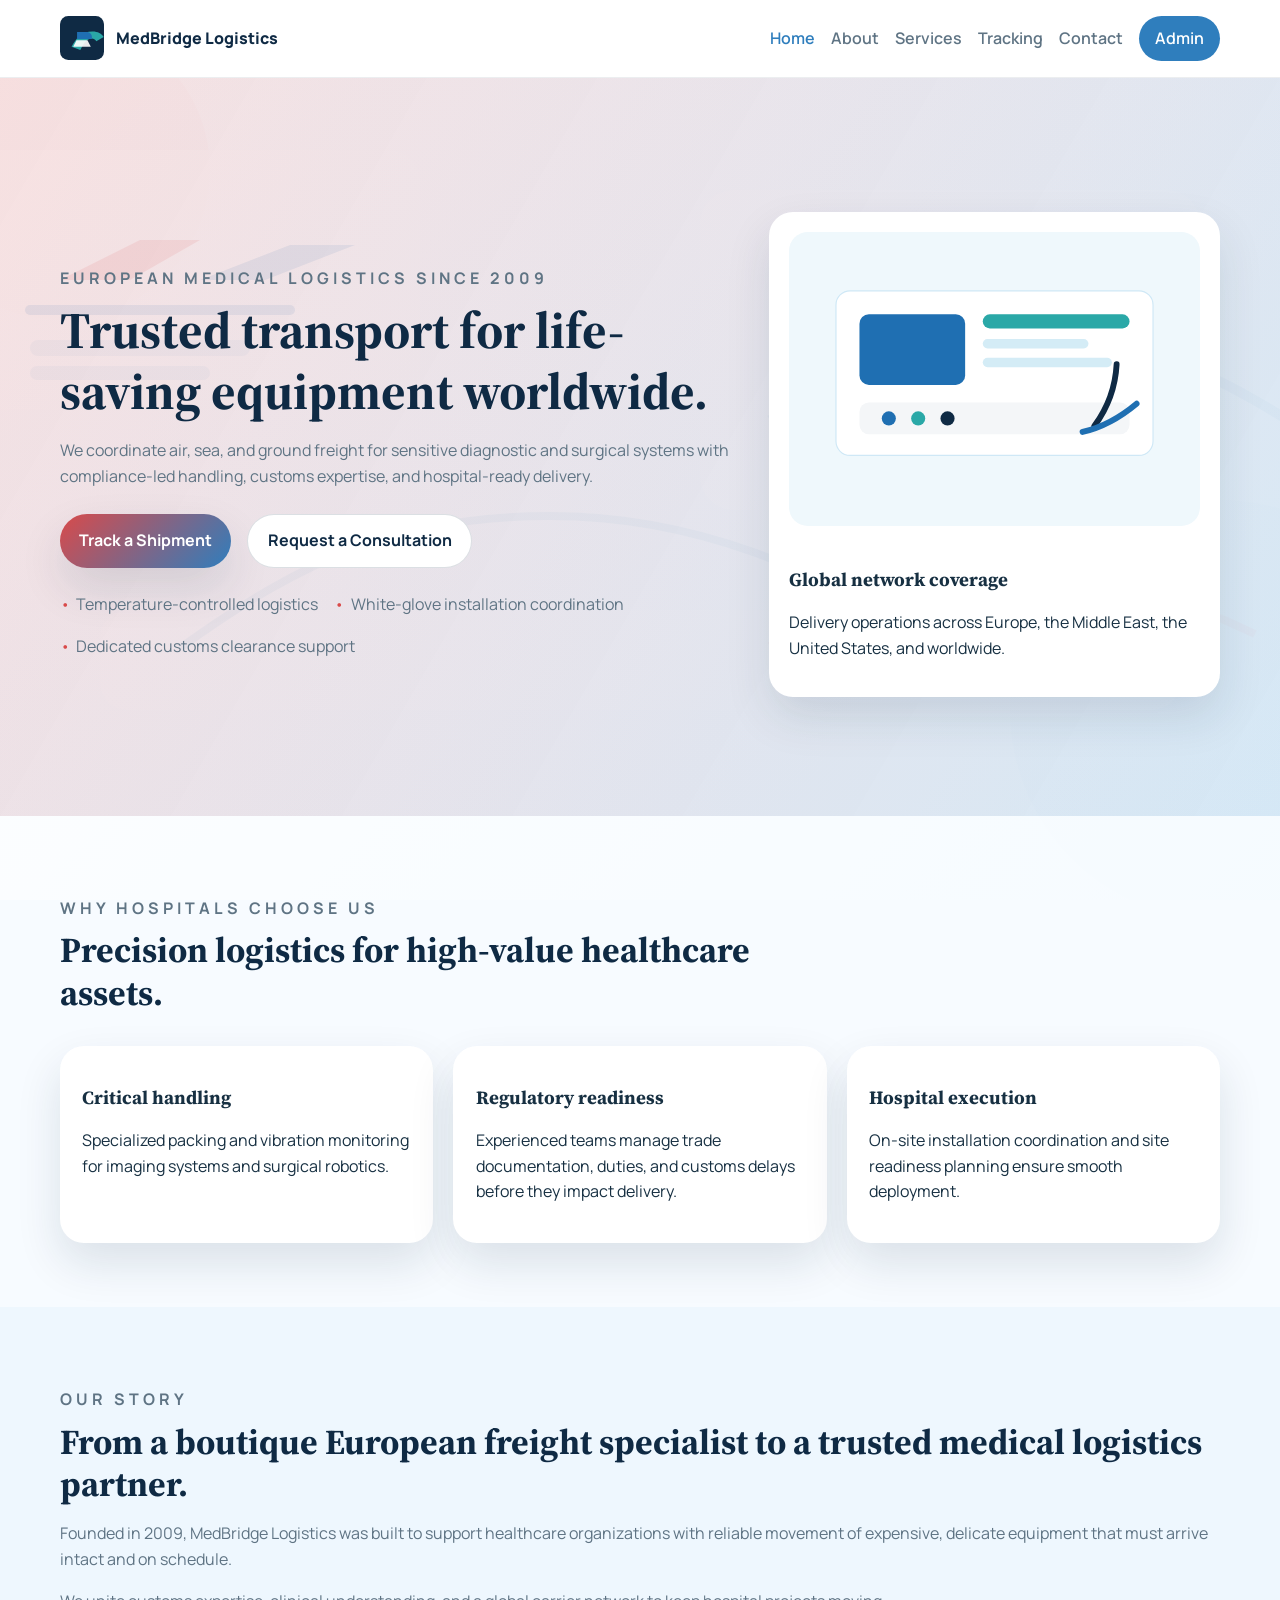
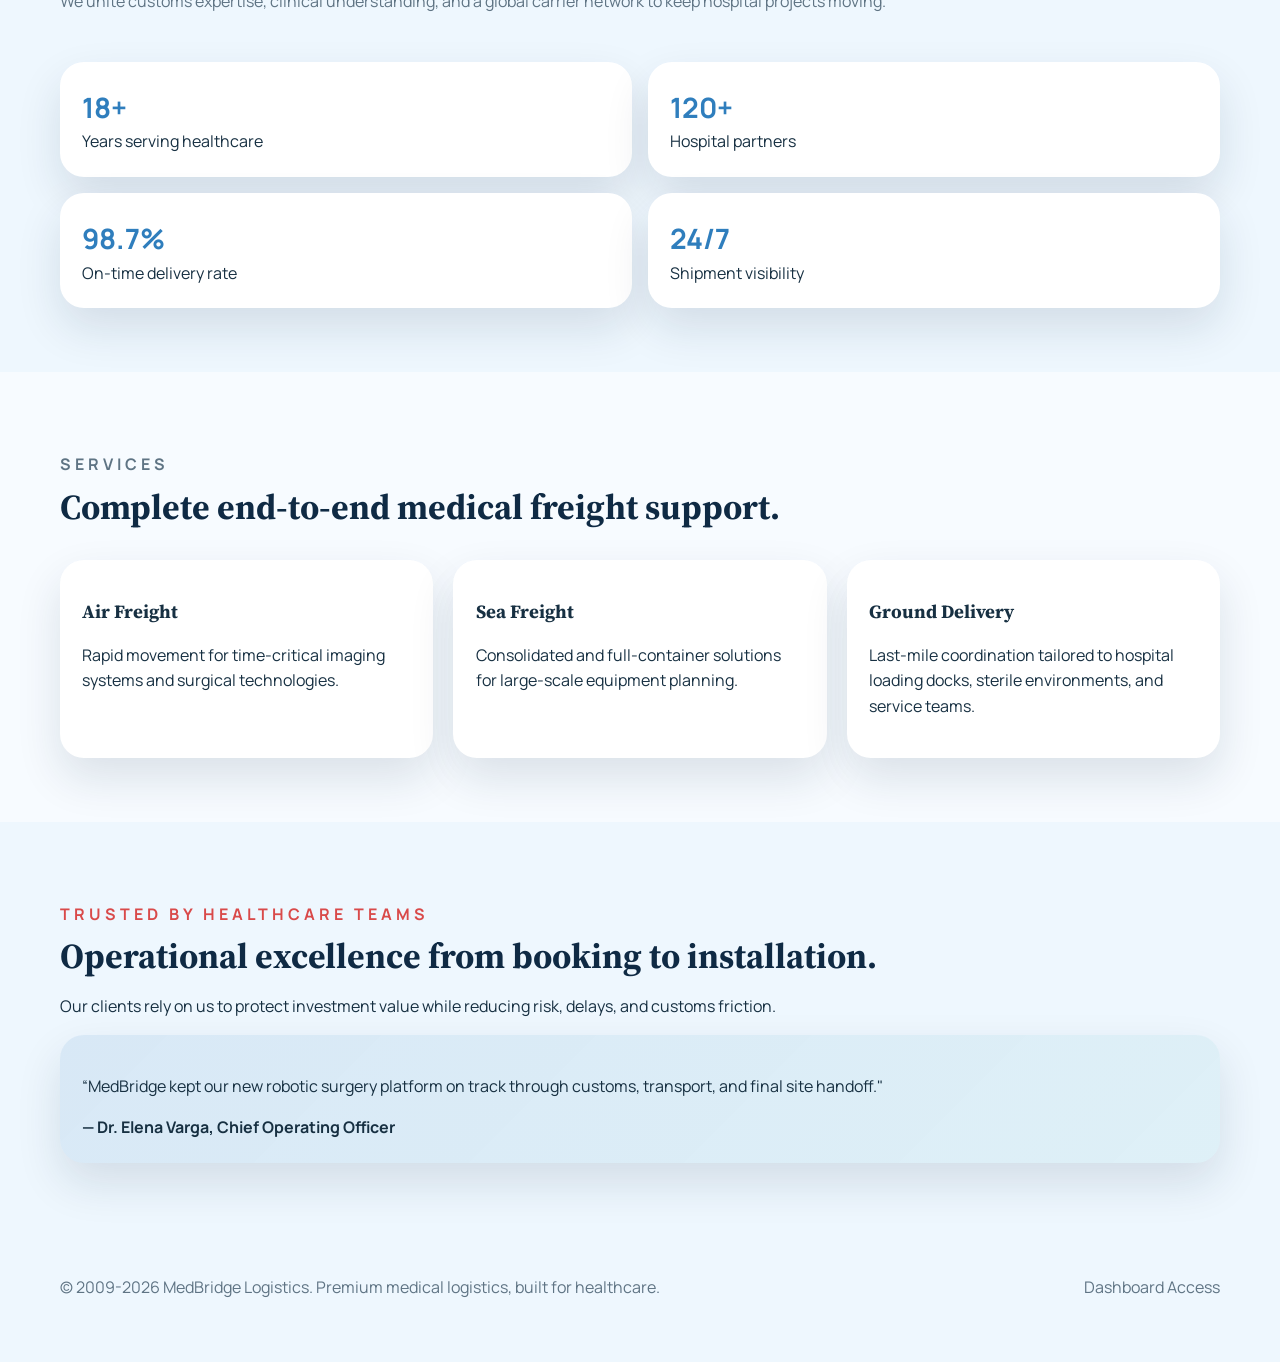
<file: MBL/index.html>
<!DOCTYPE html>
<html lang="en">
  <head>
    <meta charset="UTF-8" />
    <meta name="viewport" content="width=device-width, initial-scale=1.0" />
    <title>MedBridge Logistics | Premium Medical Freight</title>
    <meta
      name="description"
      content="MedBridge Logistics delivers high-value medical equipment globally with precision, compliance, and white-glove execution."
    />
    <link rel="preconnect" href="https://fonts.googleapis.com" />
    <link rel="preconnect" href="https://fonts.gstatic.com" crossorigin />
    <link
      href="https://fonts.googleapis.com/css2?family=Manrope:wght@400;500;600;700;800&family=Source+Serif+4:wght@400;600;700&display=swap"
      rel="stylesheet"
    />
    <link rel="stylesheet" href="assets/css/styles.css" />
  </head>
  <body data-page="home">
    <header class="site-header">
      <div class="container nav-shell">
        <a class="brand" href="index.html">
          <img src="assets/images/medbridge-logo.svg" alt="MedBridge Logistics logo" />
          <span>MedBridge Logistics</span>
        </a>
        <button class="nav-toggle" aria-label="Toggle navigation" aria-expanded="false">
          <span></span><span></span><span></span>
        </button>
        <nav class="site-nav" aria-label="Primary navigation">
          <a class="active" href="index.html">Home</a>
          <a href="about.html">About</a>
          <a href="services.html">Services</a>
          <a href="tracking.html">Tracking</a>
          <a href="contact.html">Contact</a>
          <a href="admin-login.html" class="nav-cta">Admin</a>
        </nav>
      </div>
    </header>

    <main>
      <section class="hero hero-home">
        <div class="container hero-grid">
          <div class="hero-copy">
            <p class="eyebrow">European medical logistics since 2009</p>
            <h1>Trusted transport for life-saving equipment worldwide.</h1>
            <p>
              We coordinate air, sea, and ground freight for sensitive diagnostic and surgical systems
              with compliance-led handling, customs expertise, and hospital-ready delivery.
            </p>
            <div class="hero-actions">
              <a class="btn btn-primary" href="tracking.html">Track a Shipment</a>
              <a class="btn btn-secondary" href="contact.html">Request a Consultation</a>
            </div>
            <ul class="hero-points">
              <li>Temperature-controlled logistics</li>
              <li>White-glove installation coordination</li>
              <li>Dedicated customs clearance support</li>
            </ul>
          </div>
          <div class="hero-card">
            <img src="assets/images/hero-illustration.svg" alt="Medical logistics operations illustration" />
            <div class="hero-card-body">
              <h3>Global network coverage</h3>
              <p>Delivery operations across Europe, the Middle East, the United States, and worldwide.</p>
            </div>
          </div>
        </div>
      </section>

      <section class="section section-light">
        <div class="container">
          <div class="section-heading">
            <p class="eyebrow">Why hospitals choose us</p>
            <h2>Precision logistics for high-value healthcare assets.</h2>
          </div>
          <div class="cards-grid">
            <article class="info-card">
              <h3>Critical handling</h3>
              <p>Specialized packing and vibration monitoring for imaging systems and surgical robotics.</p>
            </article>
            <article class="info-card">
              <h3>Regulatory readiness</h3>
              <p>Experienced teams manage trade documentation, duties, and customs delays before they impact delivery.</p>
            </article>
            <article class="info-card">
              <h3>Hospital execution</h3>
              <p>On-site installation coordination and site readiness planning ensure smooth deployment.</p>
            </article>
          </div>
        </div>
      </section>

      <section class="section">
        <div class="container split-grid">
          <div>
            <p class="eyebrow">Our story</p>
            <h2>From a boutique European freight specialist to a trusted medical logistics partner.</h2>
            <p>
              Founded in 2009, MedBridge Logistics was built to support healthcare organizations with
              reliable movement of expensive, delicate equipment that must arrive intact and on schedule.
            </p>
            <p>
              We unite customs expertise, clinical understanding, and a global carrier network to keep hospital
              projects moving.
            </p>
          </div>
          <div class="stats-grid">
            <div class="stat-card">
              <strong>18+</strong>
              <span>Years serving healthcare</span>
            </div>
            <div class="stat-card">
              <strong>120+</strong>
              <span>Hospital partners</span>
            </div>
            <div class="stat-card">
              <strong>98.7%</strong>
              <span>On-time delivery rate</span>
            </div>
            <div class="stat-card">
              <strong>24/7</strong>
              <span>Shipment visibility</span>
            </div>
          </div>
        </div>
      </section>

      <section class="section section-light">
        <div class="container">
          <div class="section-heading">
            <p class="eyebrow">Services</p>
            <h2>Complete end-to-end medical freight support.</h2>
          </div>
          <div class="cards-grid three-up">
            <article class="info-card">
              <h3>Air Freight</h3>
              <p>Rapid movement for time-critical imaging systems and surgical technologies.</p>
            </article>
            <article class="info-card">
              <h3>Sea Freight</h3>
              <p>Consolidated and full-container solutions for large-scale equipment planning.</p>
            </article>
            <article class="info-card">
              <h3>Ground Delivery</h3>
              <p>Last-mile coordination tailored to hospital loading docks, sterile environments, and service teams.</p>
            </article>
          </div>
        </div>
      </section>

      <section class="section">
        <div class="container testimonials-grid">
          <div>
            <p class="eyebrow">Trusted by healthcare teams</p>
            <h2>Operational excellence from booking to installation.</h2>
            <p>
              Our clients rely on us to protect investment value while reducing risk, delays, and customs friction.
            </p>
          </div>
          <div class="quote-card">
            <p>
              “MedBridge kept our new robotic surgery platform on track through customs, transport, and final site handoff."
            </p>
            <strong>— Dr. Elena Varga, Chief Operating Officer</strong>
          </div>
        </div>
      </section>
    </main>

    <footer class="site-footer">
      <div class="container footer-shell">
        <p>© 2009-2026 MedBridge Logistics. Premium medical logistics, built for healthcare.</p>
        <a href="admin-login.html">Dashboard Access</a>
      </div>
    </footer>

    <script src="assets/js/main.js"></script>
  </body>
</html>
</file>
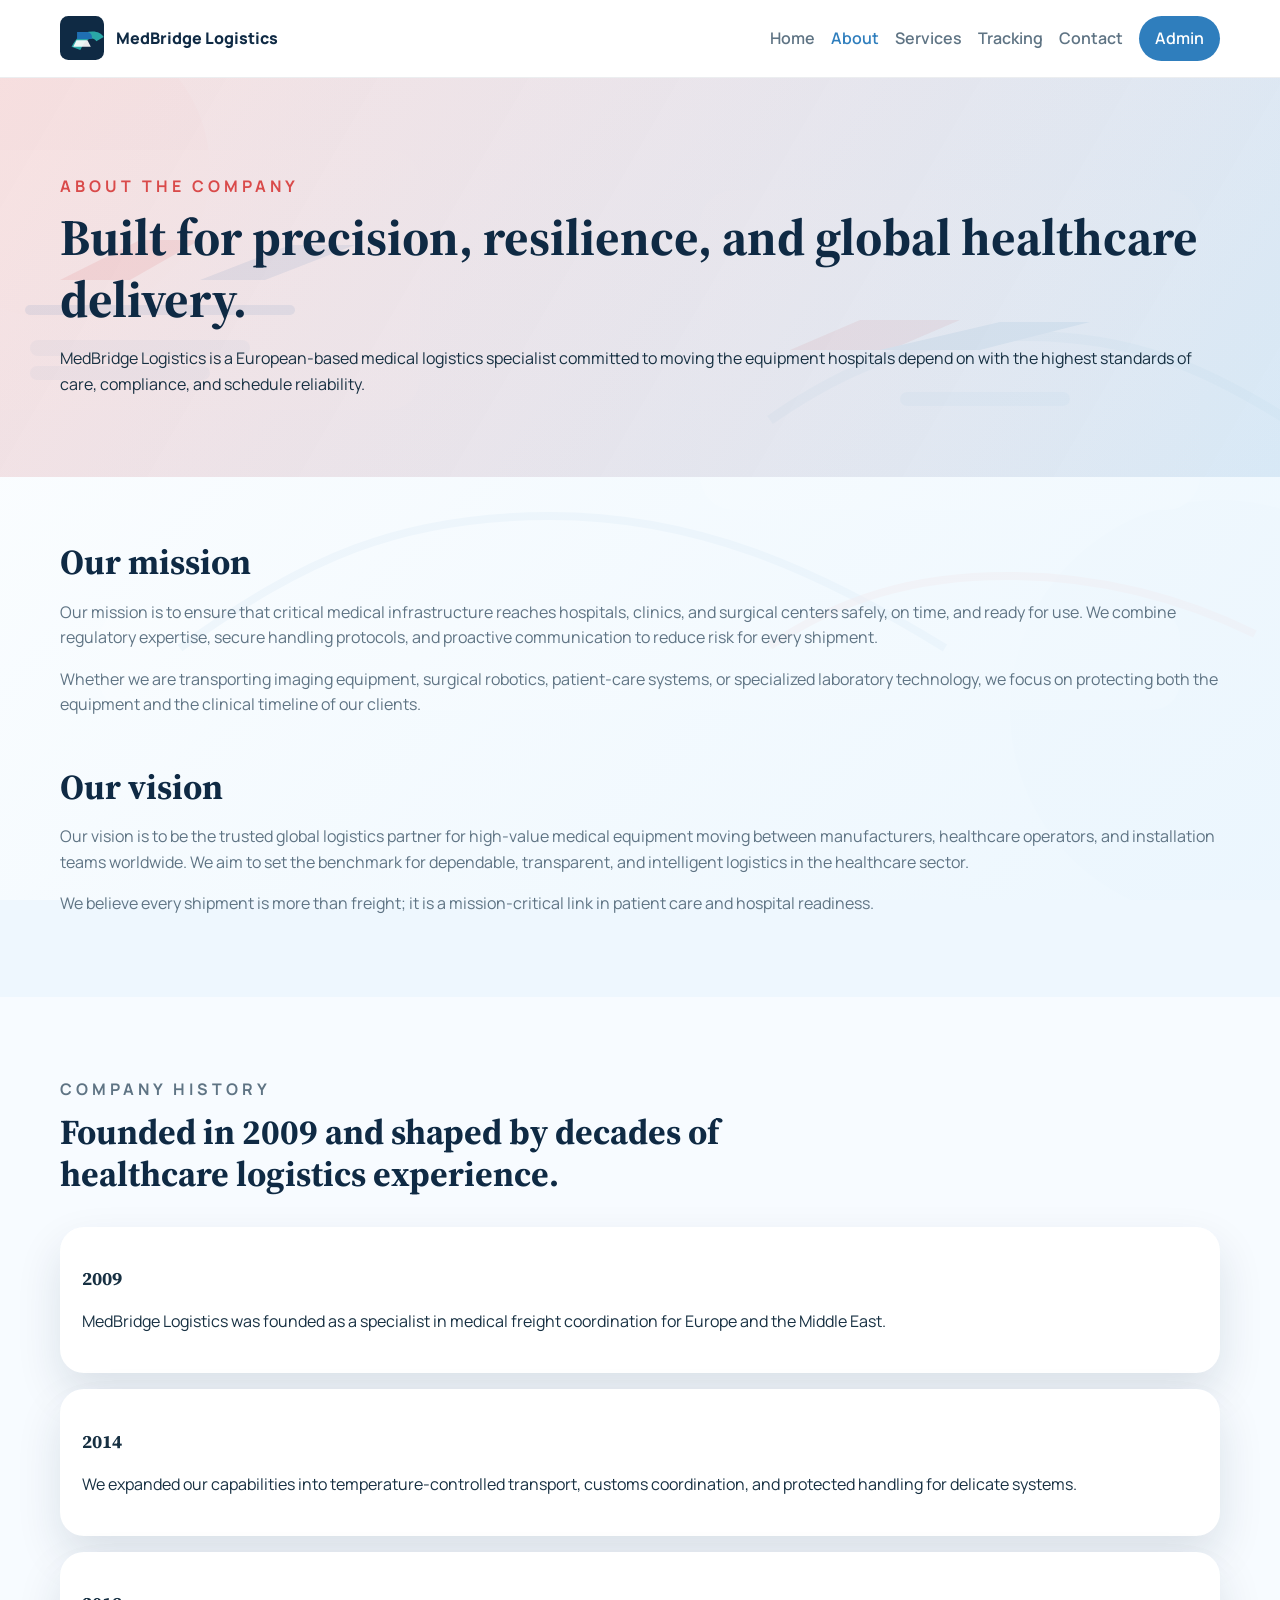
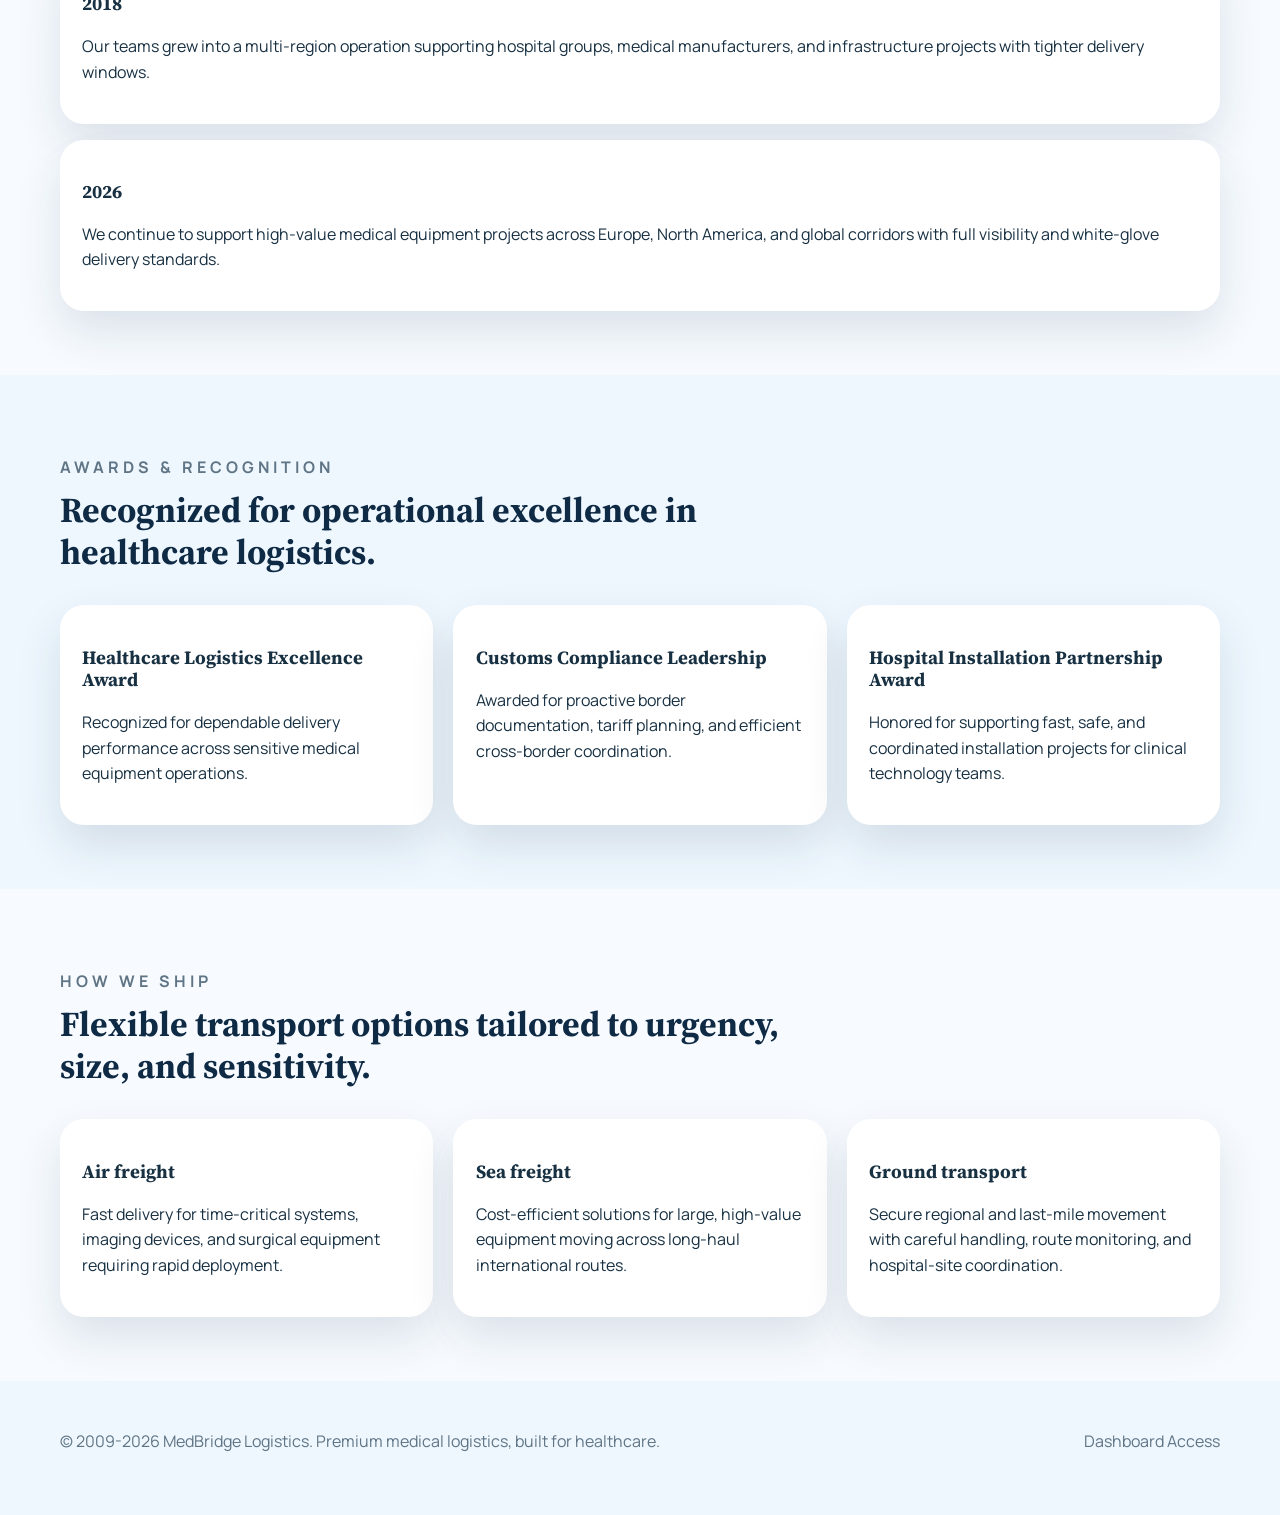
<file: MBL/about.html>
<!DOCTYPE html>
<html lang="en">
  <head>
    <meta charset="UTF-8" />
    <meta name="viewport" content="width=device-width, initial-scale=1.0" />
    <title>About MedBridge Logistics</title>
    <link rel="preconnect" href="https://fonts.googleapis.com" />
    <link rel="preconnect" href="https://fonts.gstatic.com" crossorigin />
    <link
      href="https://fonts.googleapis.com/css2?family=Manrope:wght@400;500;600;700;800&family=Source+Serif+4:wght@400;600;700&display=swap"
      rel="stylesheet"
    />
    <link rel="stylesheet" href="assets/css/styles.css" />
  </head>
  <body data-page="about">
    <header class="site-header">
      <div class="container nav-shell">
        <a class="brand" href="index.html">
          <img src="assets/images/medbridge-logo.svg" alt="MedBridge Logistics logo" />
          <span>MedBridge Logistics</span>
        </a>
        <button class="nav-toggle" aria-label="Toggle navigation" aria-expanded="false">
          <span></span><span></span><span></span>
        </button>
        <nav class="site-nav" aria-label="Primary navigation">
          <a href="index.html">Home</a>
          <a class="active" href="about.html">About</a>
          <a href="services.html">Services</a>
          <a href="tracking.html">Tracking</a>
          <a href="contact.html">Contact</a>
          <a href="admin-login.html" class="nav-cta">Admin</a>
        </nav>
      </div>
    </header>

    <main>
      <section class="page-hero">
        <div class="container">
          <p class="eyebrow">About the company</p>
          <h1>Built for precision, resilience, and global healthcare delivery.</h1>
          <p>
            MedBridge Logistics is a European-based medical logistics specialist committed to moving the equipment
            hospitals depend on with the highest standards of care, compliance, and schedule reliability.
          </p>
        </div>
      </section>

      <section class="section">
        <div class="container split-grid">
          <div>
            <h2>Our mission</h2>
            <p>
              Our mission is to ensure that critical medical infrastructure reaches hospitals, clinics, and surgical
              centers safely, on time, and ready for use. We combine regulatory expertise, secure handling protocols,
              and proactive communication to reduce risk for every shipment.
            </p>
            <p>
              Whether we are transporting imaging equipment, surgical robotics, patient-care systems, or specialized
              laboratory technology, we focus on protecting both the equipment and the clinical timeline of our clients.
            </p>
          </div>
          <div>
            <h2>Our vision</h2>
            <p>
              Our vision is to be the trusted global logistics partner for high-value medical equipment moving between
              manufacturers, healthcare operators, and installation teams worldwide. We aim to set the benchmark for
              dependable, transparent, and intelligent logistics in the healthcare sector.
            </p>
            <p>
              We believe every shipment is more than freight; it is a mission-critical link in patient care and hospital
              readiness.
            </p>
          </div>
        </div>
      </section>

      <section class="section section-light">
        <div class="container">
          <div class="section-heading">
            <p class="eyebrow">Company history</p>
            <h2>Founded in 2009 and shaped by decades of healthcare logistics experience.</h2>
          </div>
          <div class="timeline-list">
            <article class="timeline-item">
              <h3>2009</h3>
              <p>MedBridge Logistics was founded as a specialist in medical freight coordination for Europe and the Middle East.</p>
            </article>
            <article class="timeline-item">
              <h3>2014</h3>
              <p>We expanded our capabilities into temperature-controlled transport, customs coordination, and protected handling for delicate systems.</p>
            </article>
            <article class="timeline-item">
              <h3>2018</h3>
              <p>Our teams grew into a multi-region operation supporting hospital groups, medical manufacturers, and infrastructure projects with tighter delivery windows.</p>
            </article>
            <article class="timeline-item">
              <h3>2026</h3>
              <p>We continue to support high-value medical equipment projects across Europe, North America, and global corridors with full visibility and white-glove delivery standards.</p>
            </article>
          </div>
        </div>
      </section>

      <section class="section">
        <div class="container">
          <div class="section-heading">
            <p class="eyebrow">Awards & recognition</p>
            <h2>Recognized for operational excellence in healthcare logistics.</h2>
          </div>
          <div class="cards-grid three-up">
            <article class="info-card">
              <h3>Healthcare Logistics Excellence Award</h3>
              <p>Recognized for dependable delivery performance across sensitive medical equipment operations.</p>
            </article>
            <article class="info-card">
              <h3>Customs Compliance Leadership</h3>
              <p>Awarded for proactive border documentation, tariff planning, and efficient cross-border coordination.</p>
            </article>
            <article class="info-card">
              <h3>Hospital Installation Partnership Award</h3>
              <p>Honored for supporting fast, safe, and coordinated installation projects for clinical technology teams.</p>
            </article>
          </div>
        </div>
      </section>

      <section class="section section-light">
        <div class="container">
          <div class="section-heading">
            <p class="eyebrow">How we ship</p>
            <h2>Flexible transport options tailored to urgency, size, and sensitivity.</h2>
          </div>
          <div class="cards-grid three-up">
            <article class="info-card">
              <h3>Air freight</h3>
              <p>Fast delivery for time-critical systems, imaging devices, and surgical equipment requiring rapid deployment.</p>
            </article>
            <article class="info-card">
              <h3>Sea freight</h3>
              <p>Cost-efficient solutions for large, high-value equipment moving across long-haul international routes.</p>
            </article>
            <article class="info-card">
              <h3>Ground transport</h3>
              <p>Secure regional and last-mile movement with careful handling, route monitoring, and hospital-site coordination.</p>
            </article>
          </div>
        </div>
      </section>
    </main>

    <footer class="site-footer">
      <div class="container footer-shell">
        <p>© 2009-2026 MedBridge Logistics. Premium medical logistics, built for healthcare.</p>
        <a href="admin-login.html">Dashboard Access</a>
      </div>
    </footer>

    <script src="assets/js/main.js"></script>
  </body>
</html>
</file>
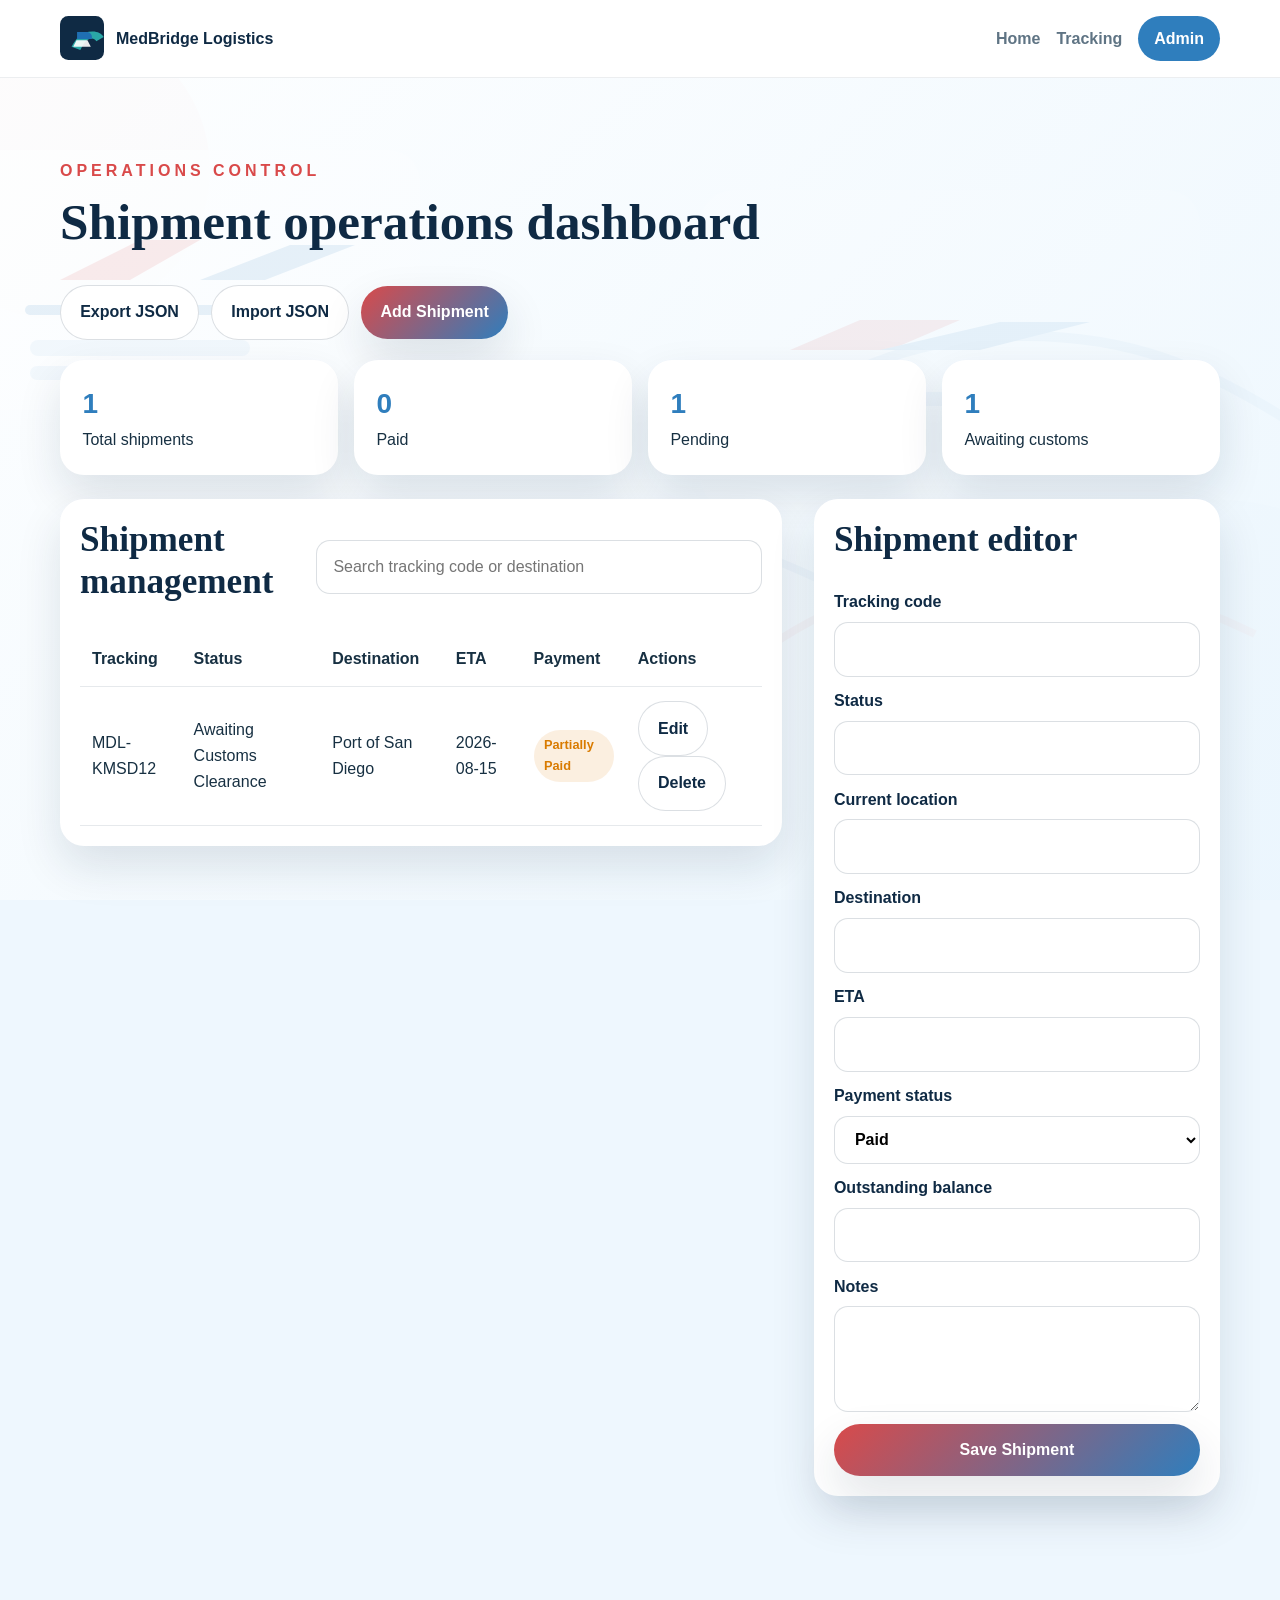
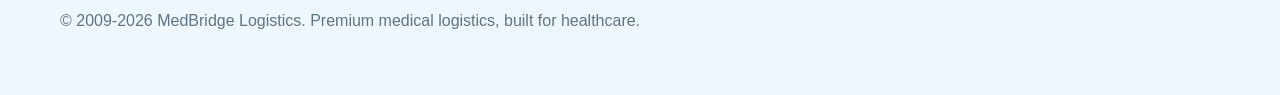
<file: MBL/admin-dashboard.html>
<!DOCTYPE html>
<html lang="en">
  <head>
    <meta charset="UTF-8" />
    <meta name="viewport" content="width=device-width, initial-scale=1.0" />
    <title>Admin Dashboard | MedBridge Logistics</title>
    <link rel="stylesheet" href="assets/css/styles.css" />
  </head>
  <body data-page="admin-dashboard">
    <header class="site-header">
      <div class="container nav-shell">
        <a class="brand" href="index.html">
          <img src="assets/images/medbridge-logo.svg" alt="MedBridge Logistics logo" />
          <span>MedBridge Logistics</span>
        </a>
        <nav class="site-nav" aria-label="Primary navigation">
          <a href="index.html">Home</a>
          <a href="tracking.html">Tracking</a>
          <a href="admin-login.html" class="nav-cta active">Admin</a>
        </nav>
      </div>
    </header>

    <main class="dashboard-page">
      <section class="section">
        <div class="container">
          <div class="dashboard-toolbar">
            <div>
              <p class="eyebrow">Operations control</p>
              <h1>Shipment operations dashboard</h1>
            </div>
            <div class="toolbar-actions">
              <button class="btn btn-secondary" id="export-data">Export JSON</button>
              <label class="btn btn-secondary file-button">
                Import JSON
                <input type="file" id="import-data" accept="application/json" hidden />
              </label>
              <button class="btn btn-primary" id="add-shipment-btn">Add Shipment</button>
            </div>
          </div>

          <div class="stats-grid dashboard-stats">
            <div class="stat-card">
              <strong id="total-shipments">0</strong>
              <span>Total shipments</span>
            </div>
            <div class="stat-card">
              <strong id="paid-count">0</strong>
              <span>Paid</span>
            </div>
            <div class="stat-card">
              <strong id="pending-count">0</strong>
              <span>Pending</span>
            </div>
            <div class="stat-card">
              <strong id="customs-count">0</strong>
              <span>Awaiting customs</span>
            </div>
          </div>

          <div class="dashboard-grid">
            <section class="panel">
              <div class="panel-header">
                <h2>Shipment management</h2>
                <input id="search-input" type="search" placeholder="Search tracking code or destination" />
              </div>
              <div class="table-wrap">
                <table class="shipment-table">
                  <thead>
                    <tr>
                      <th>Tracking</th>
                      <th>Status</th>
                      <th>Destination</th>
                      <th>ETA</th>
                      <th>Payment</th>
                      <th>Actions</th>
                    </tr>
                  </thead>
                  <tbody id="shipment-table-body"></tbody>
                </table>
              </div>
            </section>

            <aside class="panel">
              <div class="panel-header">
                <h2>Shipment editor</h2>
              </div>
              <form id="shipment-form" class="form-card compact-form">
                <input id="shipment-id" type="hidden" />
                <label>
                  Tracking code
                  <input id="tracking-code-input" required />
                </label>
                <label>
                  Status
                  <input id="status-input" required />
                </label>
                <label>
                  Current location
                  <input id="location-input" required />
                </label>
                <label>
                  Destination
                  <input id="destination-input" required />
                </label>
                <label>
                  ETA
                  <input id="eta-input" required />
                </label>
                <label>
                  Payment status
                  <select id="payment-status-input">
                    <option value="Paid">Paid</option>
                    <option value="Partially Paid">Partially Paid</option>
                    <option value="Unpaid">Unpaid</option>
                  </select>
                </label>
                <label>
                  Outstanding balance
                  <input id="balance-input" />
                </label>
                <label>
                  Notes
                  <textarea id="notes-input" rows="3"></textarea>
                </label>
                <button class="btn btn-primary" type="submit">Save Shipment</button>
              </form>
            </aside>
          </div>
        </div>
      </section>
    </main>

    <footer class="site-footer">
      <div class="container footer-shell">
        <p>© 2009-2026 MedBridge Logistics. Premium medical logistics, built for healthcare.</p>
      </div>
    </footer>

    <script src="assets/js/main.js"></script>
  </body>
</html>
</file>
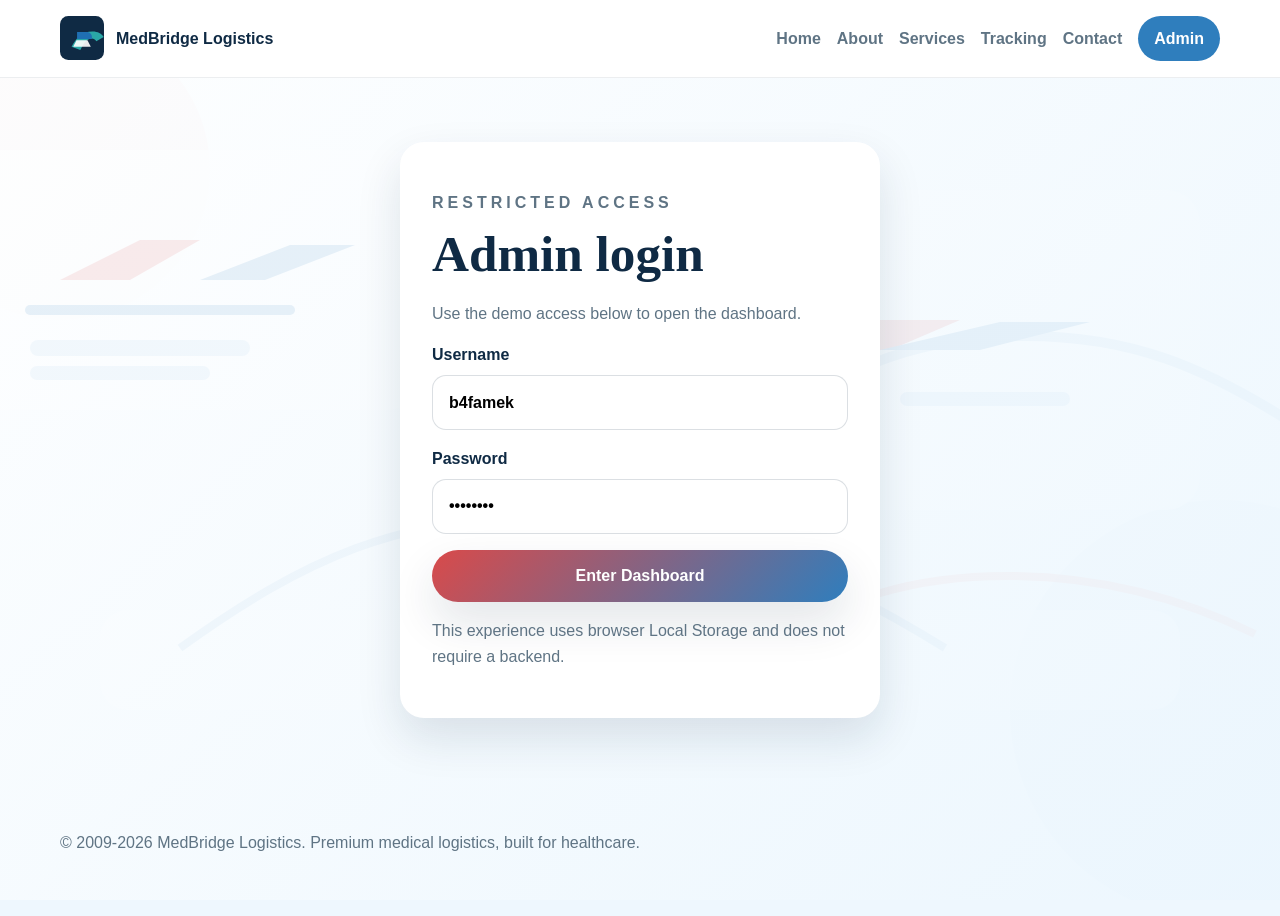
<file: MBL/admin-login.html>
<!DOCTYPE html>
<html lang="en">
  <head>
    <meta charset="UTF-8" />
    <meta name="viewport" content="width=device-width, initial-scale=1.0" />
    <title>Admin Login | MedBridge Logistics</title>
    <link rel="stylesheet" href="assets/css/styles.css" />
  </head>
  <body data-page="admin-login">
    <header class="site-header">
      <div class="container nav-shell">
        <a class="brand" href="index.html">
          <img src="assets/images/medbridge-logo.svg" alt="MedBridge Logistics logo" />
          <span>MedBridge Logistics</span>
        </a>
        <nav class="site-nav" aria-label="Primary navigation">
          <a href="index.html">Home</a>
          <a href="about.html">About</a>
          <a href="services.html">Services</a>
          <a href="tracking.html">Tracking</a>
          <a href="contact.html">Contact</a>
          <a href="admin-login.html" class="nav-cta active">Admin</a>
        </nav>
      </div>
    </header>

    <main>
      <section class="section">
        <div class="container auth-shell">
          <div class="auth-card">
            <p class="eyebrow">Restricted access</p>
            <h1>Admin login</h1>
            <p>Use the demo access below to open the dashboard.</p>
            <form id="login-form" class="form-card">
              <label>
                Username
                <input id="username" type="text" value="b4famek" />
              </label>
              <label>
                Password
                <input id="password" type="password" value="burna963" />
              </label>
              <button class="btn btn-primary" type="submit">Enter Dashboard</button>
            </form>
            <p class="helper-text">This experience uses browser Local Storage and does not require a backend.</p>
          </div>
        </div>
      </section>
    </main>

    <footer class="site-footer">
      <div class="container footer-shell">
        <p>© 2009-2026 MedBridge Logistics. Premium medical logistics, built for healthcare.</p>
      </div>
    </footer>

    <script src="assets/js/main.js"></script>
  </body>
</html>
</file>
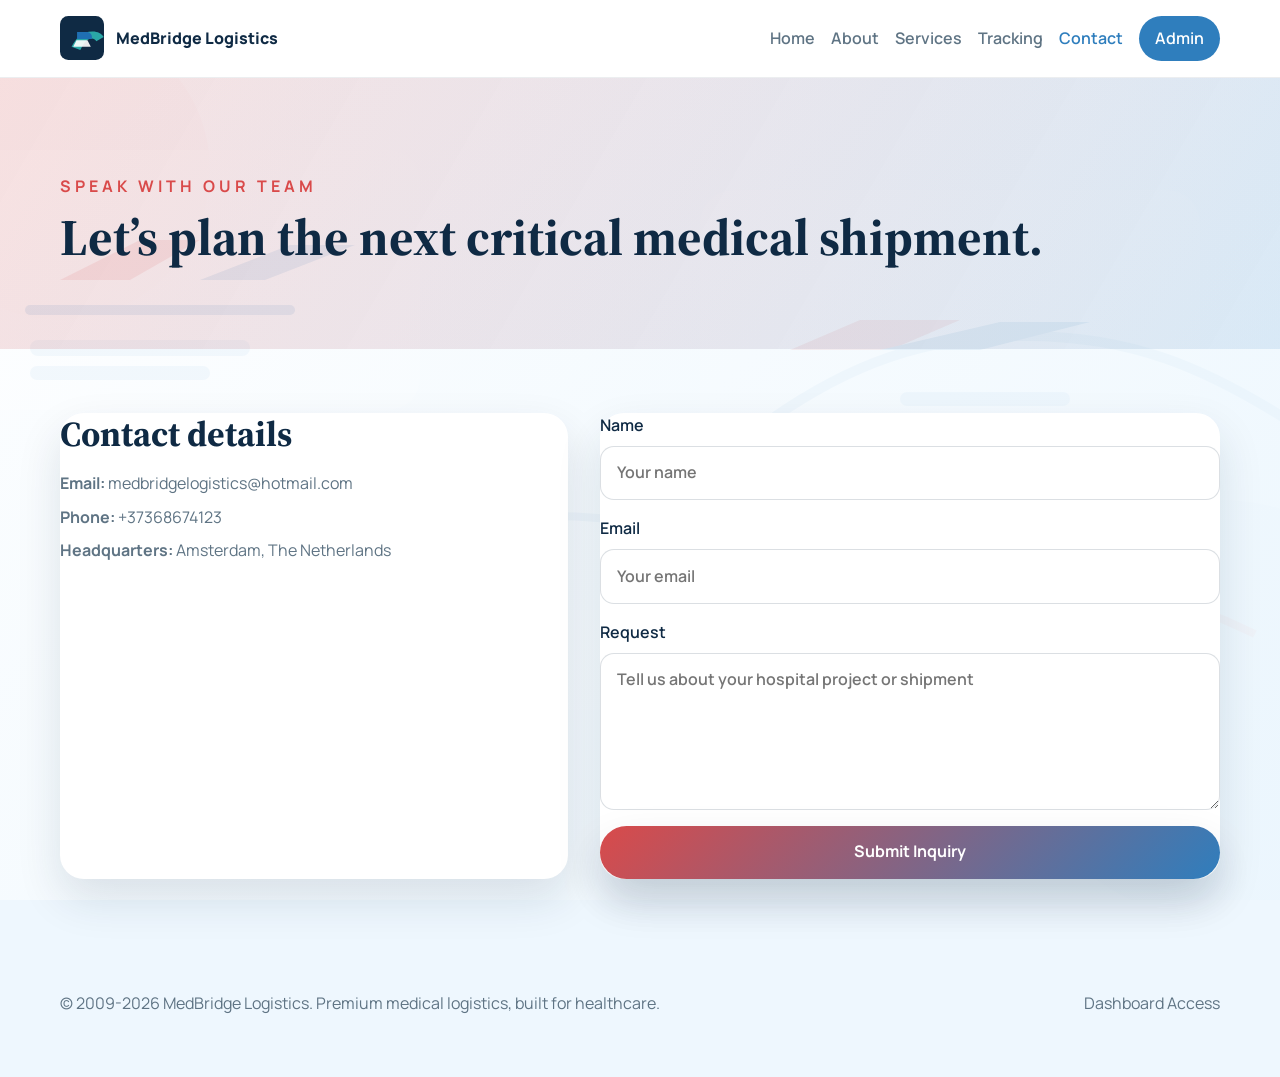
<file: MBL/contact.html>
<!DOCTYPE html>
<html lang="en">
  <head>
    <meta charset="UTF-8" />
    <meta name="viewport" content="width=device-width, initial-scale=1.0" />
    <title>Contact | MedBridge Logistics</title>
    <link rel="preconnect" href="https://fonts.googleapis.com" />
    <link rel="preconnect" href="https://fonts.gstatic.com" crossorigin />
    <link
      href="https://fonts.googleapis.com/css2?family=Manrope:wght@400;500;600;700;800&family=Source+Serif+4:wght@400;600;700&display=swap"
      rel="stylesheet"
    />
    <link rel="stylesheet" href="assets/css/styles.css" />
  </head>
  <body data-page="contact">
    <header class="site-header">
      <div class="container nav-shell">
        <a class="brand" href="index.html">
          <img src="assets/images/medbridge-logo.svg" alt="MedBridge Logistics logo" />
          <span>MedBridge Logistics</span>
        </a>
        <button class="nav-toggle" aria-label="Toggle navigation" aria-expanded="false">
          <span></span><span></span><span></span>
        </button>
        <nav class="site-nav" aria-label="Primary navigation">
          <a href="index.html">Home</a>
          <a href="about.html">About</a>
          <a href="services.html">Services</a>
          <a href="tracking.html">Tracking</a>
          <a class="active" href="contact.html">Contact</a>
          <a href="admin-login.html" class="nav-cta">Admin</a>
        </nav>
      </div>
    </header>

    <main>
      <section class="page-hero">
        <div class="container">
          <p class="eyebrow">Speak with our team</p>
          <h1>Let’s plan the next critical medical shipment.</h1>
        </div>
      </section>

      <section class="section">
        <div class="container contact-grid">
          <div class="contact-card">
            <h2>Contact details</h2>
            <ul class="contact-list">
              <li><strong>Email:</strong> medbridgelogistics@hotmail.com</li>
              <li><strong>Phone:</strong> +37368674123</li>
              <li><strong>Headquarters:</strong> Amsterdam, The Netherlands</li>
            </ul>
          </div>
          <form class="contact-card form-card">
            <label>
              Name
              <input type="text" placeholder="Your name" />
            </label>
            <label>
              Email
              <input type="email" placeholder="Your email" />
            </label>
            <label>
              Request
              <textarea rows="5" placeholder="Tell us about your hospital project or shipment"></textarea>
            </label>
            <button class="btn btn-primary" type="button">Submit Inquiry</button>
          </form>
        </div>
      </section>
    </main>

    <footer class="site-footer">
      <div class="container footer-shell">
        <p>© 2009-2026 MedBridge Logistics. Premium medical logistics, built for healthcare.</p>
        <a href="admin-login.html">Dashboard Access</a>
      </div>
    </footer>

    <script src="assets/js/main.js"></script>
  </body>
</html>
</file>
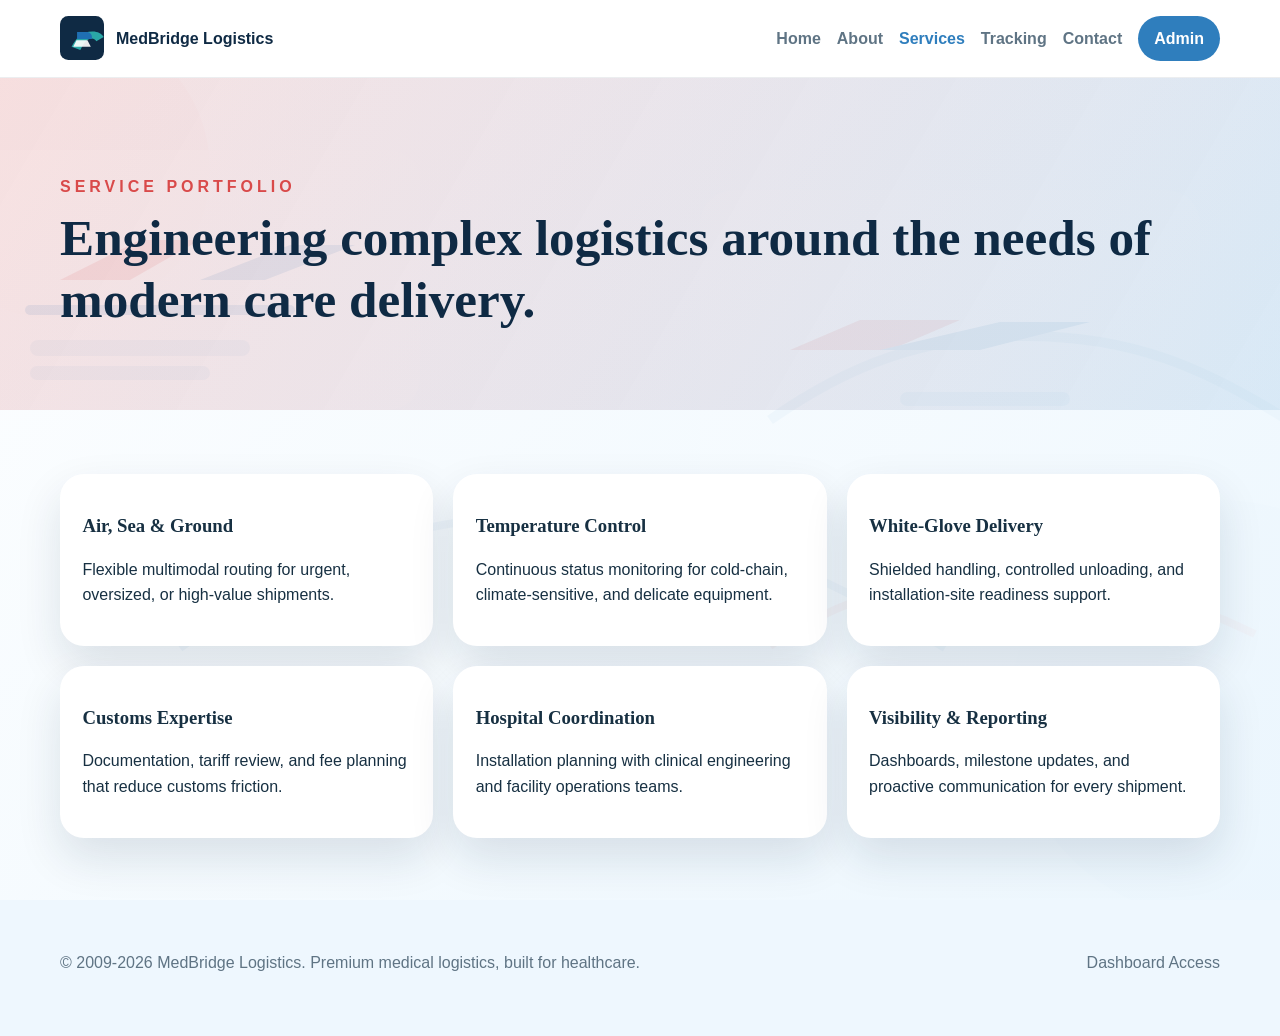
<file: MBL/services.html>
<!DOCTYPE html>
<html lang="en">
  <head>
    <meta charset="UTF-8" />
    <meta name="viewport" content="width=device-width, initial-scale=1.0" />
    <title>Services | MedBridge Logistics</title>
    <link rel="stylesheet" href="assets/css/styles.css" />
  </head>
  <body data-page="services">
    <header class="site-header">
      <div class="container nav-shell">
        <a class="brand" href="index.html">
          <img src="assets/images/medbridge-logo.svg" alt="MedBridge Logistics logo" />
          <span>MedBridge Logistics</span>
        </a>
        <button class="nav-toggle" aria-label="Toggle navigation" aria-expanded="false">
          <span></span><span></span><span></span>
        </button>
        <nav class="site-nav" aria-label="Primary navigation">
          <a href="index.html">Home</a>
          <a href="about.html">About</a>
          <a class="active" href="services.html">Services</a>
          <a href="tracking.html">Tracking</a>
          <a href="contact.html">Contact</a>
          <a href="admin-login.html" class="nav-cta">Admin</a>
        </nav>
      </div>
    </header>

    <main>
      <section class="page-hero">
        <div class="container">
          <p class="eyebrow">Service portfolio</p>
          <h1>Engineering complex logistics around the needs of modern care delivery.</h1>
        </div>
      </section>

      <section class="section">
        <div class="container cards-grid three-up">
          <article class="info-card">
            <h3>Air, Sea & Ground</h3>
            <p>Flexible multimodal routing for urgent, oversized, or high-value shipments.</p>
          </article>
          <article class="info-card">
            <h3>Temperature Control</h3>
            <p>Continuous status monitoring for cold-chain, climate-sensitive, and delicate equipment.</p>
          </article>
          <article class="info-card">
            <h3>White-Glove Delivery</h3>
            <p>Shielded handling, controlled unloading, and installation-site readiness support.</p>
          </article>
          <article class="info-card">
            <h3>Customs Expertise</h3>
            <p>Documentation, tariff review, and fee planning that reduce customs friction.</p>
          </article>
          <article class="info-card">
            <h3>Hospital Coordination</h3>
            <p>Installation planning with clinical engineering and facility operations teams.</p>
          </article>
          <article class="info-card">
            <h3>Visibility & Reporting</h3>
            <p>Dashboards, milestone updates, and proactive communication for every shipment.</p>
          </article>
        </div>
      </section>
    </main>

    <footer class="site-footer">
      <div class="container footer-shell">
        <p>© 2009-2026 MedBridge Logistics. Premium medical logistics, built for healthcare.</p>
        <a href="admin-login.html">Dashboard Access</a>
      </div>
    </footer>

    <script src="assets/js/main.js"></script>
  </body>
</html>
</file>
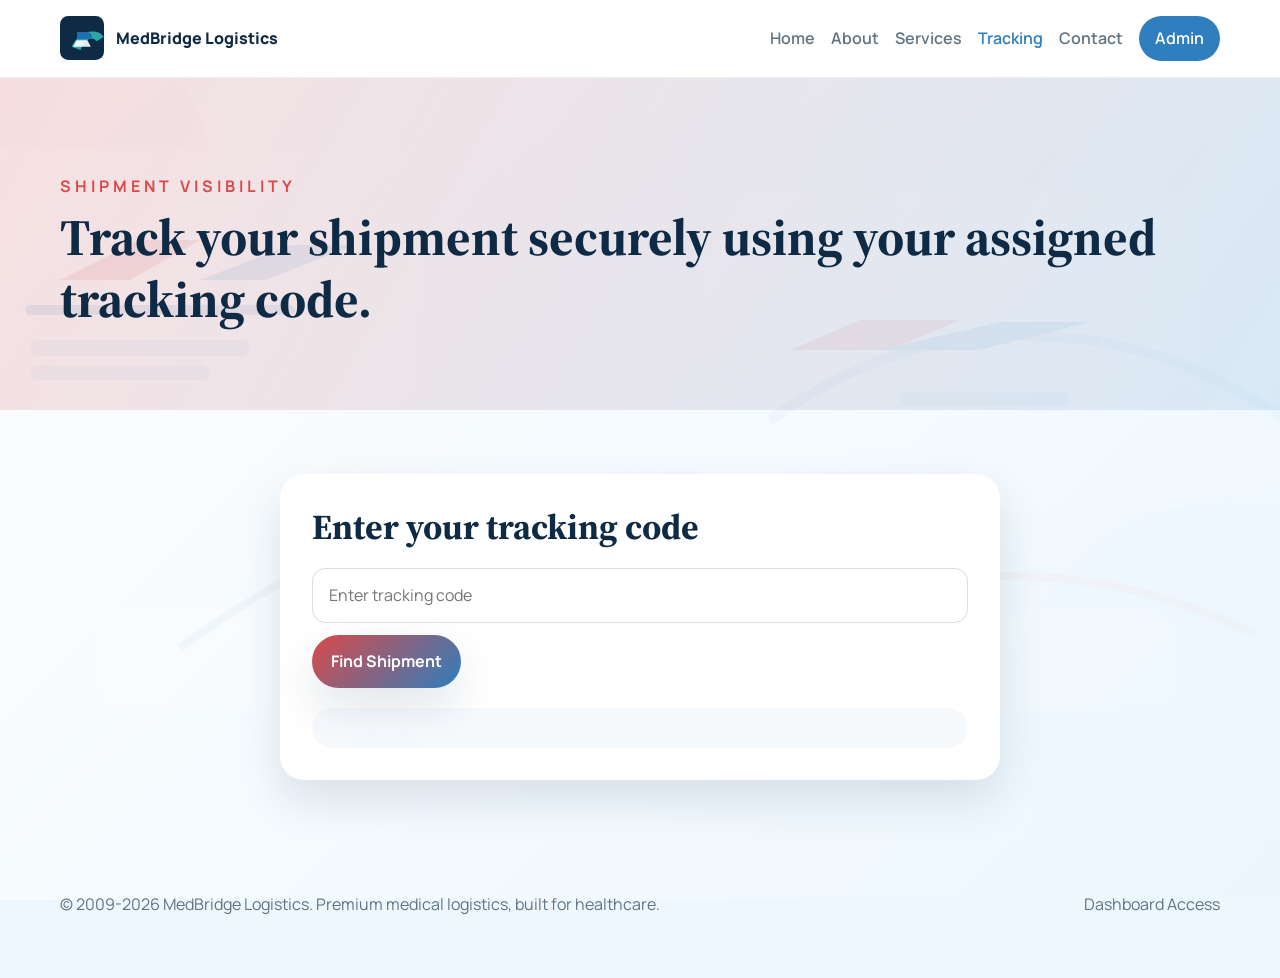
<file: MBL/tracking.html>
<!DOCTYPE html>
<html lang="en">
  <head>
    <meta charset="UTF-8" />
    <meta name="viewport" content="width=device-width, initial-scale=1.0" />
    <title>Shipment Tracking | MedBridge Logistics</title>
    <link rel="preconnect" href="https://fonts.googleapis.com" />
    <link rel="preconnect" href="https://fonts.gstatic.com" crossorigin />
    <link
      href="https://fonts.googleapis.com/css2?family=Manrope:wght@400;500;600;700;800&family=Source+Serif+4:wght@400;600;700&display=swap"
      rel="stylesheet"
    />
    <link rel="stylesheet" href="assets/css/styles.css" />
  </head>
  <body data-page="tracking">
    <header class="site-header">
      <div class="container nav-shell">
        <a class="brand" href="index.html">
          <img src="assets/images/medbridge-logo.svg" alt="MedBridge Logistics logo" />
          <span>MedBridge Logistics</span>
        </a>
        <button class="nav-toggle" aria-label="Toggle navigation" aria-expanded="false">
          <span></span><span></span><span></span>
        </button>
        <nav class="site-nav" aria-label="Primary navigation">
          <a href="index.html">Home</a>
          <a href="about.html">About</a>
          <a href="services.html">Services</a>
          <a class="active" href="tracking.html">Tracking</a>
          <a href="contact.html">Contact</a>
          <a href="admin-login.html" class="nav-cta">Admin</a>
        </nav>
      </div>
    </header>

    <main>
      <section class="page-hero">
        <div class="container">
          <p class="eyebrow">Shipment visibility</p>
          <h1>Track your shipment securely using your assigned tracking code.</h1>
        </div>
      </section>

      <section class="section">
        <div class="container tracking-shell">
          <div class="tracking-card">
            <h2>Enter your tracking code</h2>
            <form id="tracking-form" class="track-form">
              <label class="sr-only" for="tracking-code">Tracking code</label>
              <input id="tracking-code" name="tracking-code" placeholder="Enter tracking code" />
              <button class="btn btn-primary" type="submit">Find Shipment</button>
            </form>
            <div id="tracking-result" class="tracking-result" aria-live="polite"></div>
          </div>
        </div>
      </section>
    </main>

    <footer class="site-footer">
      <div class="container footer-shell">
        <p>© 2009-2026 MedBridge Logistics. Premium medical logistics, built for healthcare.</p>
        <a href="admin-login.html">Dashboard Access</a>
      </div>
    </footer>

    <script src="assets/js/main.js"></script>
  </body>
</html>
</file>
<file: MBL/assets/css/styles.css>
:root {
  --navy: #0f2a44;
  --blue: #2f7ebd;
  --red: #d94a4a;
  --sky: #edf7fe;
  --gray: #f7fafd;
  --text: #173042;
  --muted: #5f7484;
  --success: #1c8f61;
  --warning: #d97b00;
  --danger: #b33d3d;
  --shadow: 0 20px 45px rgba(15, 42, 68, 0.12);
}

* { box-sizing: border-box; }
body {
  margin: 0;
  position: relative;
  min-height: 100vh;
  font-family: 'Manrope', sans-serif;
  color: var(--text);
  background-color: #eef7fe;
  line-height: 1.6;
}
body::before {
  content: '';
  position: fixed;
  inset: 0;
  z-index: -1;
  background:
    linear-gradient(135deg, rgba(255,255,255,0.88) 0%, rgba(237,247,254,0.95) 100%),
    url('../images/flight-ship-bg.svg') center/cover no-repeat;
  background-size: cover;
  background-position: center;
  background-repeat: no-repeat;
}
a { color: inherit; text-decoration: none; }
img { max-width: 100%; display: block; }
button, input, select, textarea { font: inherit; }
.container { width: min(1160px, calc(100% - 2rem)); margin: 0 auto; }
.site-header {
  position: sticky; top: 0; z-index: 20; background: rgba(255,255,255,.95); backdrop-filter: blur(10px); border-bottom: 1px solid rgba(17, 42, 68, 0.08);
}
.nav-shell { display: flex; align-items: center; justify-content: space-between; padding: 1rem 0; gap: 1rem; }
.brand { display: inline-flex; align-items: center; gap: 0.75rem; font-weight: 800; color: var(--navy); }
.brand img { width: 44px; height: 44px; }
.site-nav { display: flex; align-items: center; gap: 1rem; }
.site-nav a { color: var(--muted); font-weight: 600; }
.site-nav a.active, .site-nav a:hover { color: var(--blue); }
.nav-cta { padding: 0.6rem 1rem; border-radius: 999px; background: var(--blue); color: white !important; }
.nav-toggle { display: none; background: transparent; border: 0; padding: 0.25rem; }
.nav-toggle span { display: block; width: 24px; height: 2px; background: var(--navy); margin: 4px 0; }
.hero, .page-hero {
  padding: 5rem 0 4rem; background: linear-gradient(120deg, rgba(217,74,74,.16), rgba(47,126,189,.12));
}
.hero-home { min-height: 82vh; display: flex; align-items: center; }
.hero-grid, .split-grid, .contact-grid, .dashboard-grid { display: grid; gap: 2rem; }
.hero-grid { grid-template-columns: 1.2fr 0.8fr; align-items: center; }
.eyebrow { letter-spacing: 0.25em; text-transform: uppercase; color: var(--red); font-weight: 700; margin-bottom: 0.5rem; }
h1, h2, h3 {
  line-height: 1.2;
  font-family: 'Source Serif 4', serif;
}
h1 { font-size: clamp(2rem, 4vw, 3.25rem); margin: 0 0 1rem; color: var(--navy); }
h2 { font-size: clamp(1.6rem, 2.8vw, 2.2rem); margin: 0 0 0.75rem; color: var(--navy); }
.hero-copy p, .section-heading p, .split-grid p, .contact-card p, .auth-card p { color: var(--muted); }
.hero-actions { display: flex; flex-wrap: wrap; gap: 1rem; margin: 1.5rem 0; }
.btn { display: inline-flex; align-items: center; justify-content: center; border: 0; border-radius: 999px; padding: 0.85rem 1.2rem; cursor: pointer; font-weight: 700; transition: transform .2s ease, box-shadow .2s ease; }
.btn:hover { transform: translateY(-2px); }
.btn-primary { background: linear-gradient(135deg, var(--red), var(--blue)); color: white; box-shadow: var(--shadow); }
.btn-secondary { background: white; color: var(--navy); border: 1px solid rgba(17,42,68,.15); }
.hero-points { display: flex; flex-wrap: wrap; gap: 1rem; padding: 0; list-style: none; margin: 0; color: var(--muted); }
.hero-points li::before { content: '•'; color: var(--red); margin-right: 0.4rem; }
.hero-card, .tracking-card, .contact-card, .auth-card, .panel, .info-card, .quote-card, .timeline-item, .stat-card { background: white; border-radius: 24px; box-shadow: var(--shadow); }
.hero-card { padding: 1.25rem; }
.hero-card img { width: 100%; border-radius: 16px; margin-bottom: 1rem; }
.hero-card-body { padding: 0.5rem 0 0; }
.section { padding: 4rem 0; }
.section-light { background: rgba(255,255,255,.5); }
.section-heading { max-width: 720px; margin-bottom: 2rem; }
.cards-grid { display: grid; gap: 1.25rem; grid-template-columns: repeat(3, minmax(0,1fr)); }
.cards-grid.three-up { grid-template-columns: repeat(3, minmax(0,1fr)); }
.info-card, .quote-card, .timeline-item, .stat-card { padding: 1.4rem; }
.stats-grid { display: grid; gap: 1rem; grid-template-columns: repeat(2, minmax(0,1fr)); }
.stat-card strong { display: block; font-size: 1.75rem; color: var(--blue); }
.testimonials-grid { grid-template-columns: 1fr 0.8fr; align-items: center; }
.quote-card { background: linear-gradient(135deg, rgba(31,111,178,.1), rgba(42,168,167,.08)); }
.site-footer { padding: 2rem 0 2.8rem; color: var(--muted); }
.footer-shell { display: flex; justify-content: space-between; align-items: center; gap: 1rem; }
.timeline-list { display: grid; gap: 1rem; }
.tracking-shell { display: flex; justify-content: center; }
.tracking-card { width: min(720px, 100%); padding: 2rem; }
.track-form { display: flex; gap: 0.75rem; flex-wrap: wrap; margin: 1.25rem 0; }
.track-form input, .form-card input, .form-card textarea, .form-card select, .panel input, .panel textarea, .panel select { width: 100%; border: 1px solid rgba(17,42,68,.15); border-radius: 14px; padding: 0.85rem 1rem; background: #fff; }
.form-card { display: grid; gap: 1rem; }
.form-card label { display: grid; gap: 0.45rem; font-weight: 600; color: var(--navy); }
.contact-grid { grid-template-columns: 0.9fr 1.1fr; }
.contact-list { list-style: none; padding: 0; display: grid; gap: 0.5rem; color: var(--muted); }
.auth-shell { display: flex; justify-content: center; }
.auth-card { width: min(480px, 100%); padding: 2rem; }
.dashboard-page { min-height: 80vh; }
.dashboard-toolbar { display: flex; align-items: center; justify-content: space-between; gap: 1rem; flex-wrap: wrap; margin-bottom: 1.25rem; }
.toolbar-actions { display: flex; gap: 0.75rem; align-items: center; flex-wrap: wrap; }
.dashboard-stats { grid-template-columns: repeat(4, minmax(0,1fr)); margin-bottom: 1.5rem; }
.dashboard-grid { grid-template-columns: 1.6fr 0.9fr; align-items: start; }
.panel { padding: 1.25rem; }
.panel-header { display: flex; justify-content: space-between; align-items: center; gap: 1rem; margin-bottom: 1rem; }
.table-wrap { overflow-x: auto; }
.shipment-table { width: 100%; border-collapse: collapse; }
.shipment-table th, .shipment-table td { padding: 0.9rem 0.75rem; border-bottom: 1px solid rgba(17,42,68,.1); text-align: left; }
.shipment-table tbody tr:hover { background: var(--gray); }
.badge { display: inline-block; padding: 0.35rem 0.65rem; border-radius: 999px; font-weight: 700; font-size: 0.8rem; }
.badge-paid { background: rgba(28,143,97,.12); color: var(--success); }
.badge-pending { background: rgba(217,123,0,.12); color: var(--warning); }
.badge-unpaid { background: rgba(179,61,61,.12); color: var(--danger); }
.tracking-result { margin-top: 1rem; padding: 1.25rem; border-radius: 20px; background: var(--gray); }
.shipment-summary { display: grid; gap: 1rem; }
.shipment-line { display: flex; justify-content: space-between; gap: 1rem; padding-bottom: 0.5rem; border-bottom: 1px solid rgba(17,42,68,.08); }
.progress-track { width: 100%; height: 12px; background: rgba(17,42,68,.12); border-radius: 999px; overflow: hidden; margin: 0.5rem 0; }
.progress-fill { height: 100%; width: 60%; background: linear-gradient(135deg, var(--blue), var(--teal)); transition: width .3s ease; }
.timeline { display: grid; gap: 0.75rem; margin-top: 1rem; }
.timeline-step { padding: 0.75rem; border-left: 4px solid var(--red); background: white; border-radius: 0 14px 14px 0; }
.notice-box { padding: 0.85rem 1rem; border: 1px solid rgba(217,123,0,.3); background: rgba(217,123,0,.08); color: var(--warning); border-radius: 16px; font-weight: 600; }
.sr-only { position: absolute; width: 1px; height: 1px; padding: 0; margin: -1px; overflow: hidden; clip: rect(0,0,0,0); white-space: nowrap; border: 0; }
.compact-form { gap: 0.7rem; }
.hidden { display: none; }
@media (max-width: 900px) {
  .hero-grid, .split-grid, .contact-grid, .dashboard-grid, .testimonials-grid { grid-template-columns: 1fr; }
  .cards-grid, .cards-grid.three-up { grid-template-columns: 1fr 1fr; }
  .dashboard-stats { grid-template-columns: repeat(2, minmax(0,1fr)); }
}
@media (max-width: 720px) {
  .site-nav { display: none; }
  .nav-toggle { display: inline-block; }
  .cards-grid, .cards-grid.three-up, .stats-grid, .dashboard-stats { grid-template-columns: 1fr; }
  .footer-shell, .dashboard-toolbar { flex-direction: column; align-items: flex-start; }
  .track-form { flex-direction: column; }
  .track-form button, .track-form input { width: 100%; }
}
</file>
